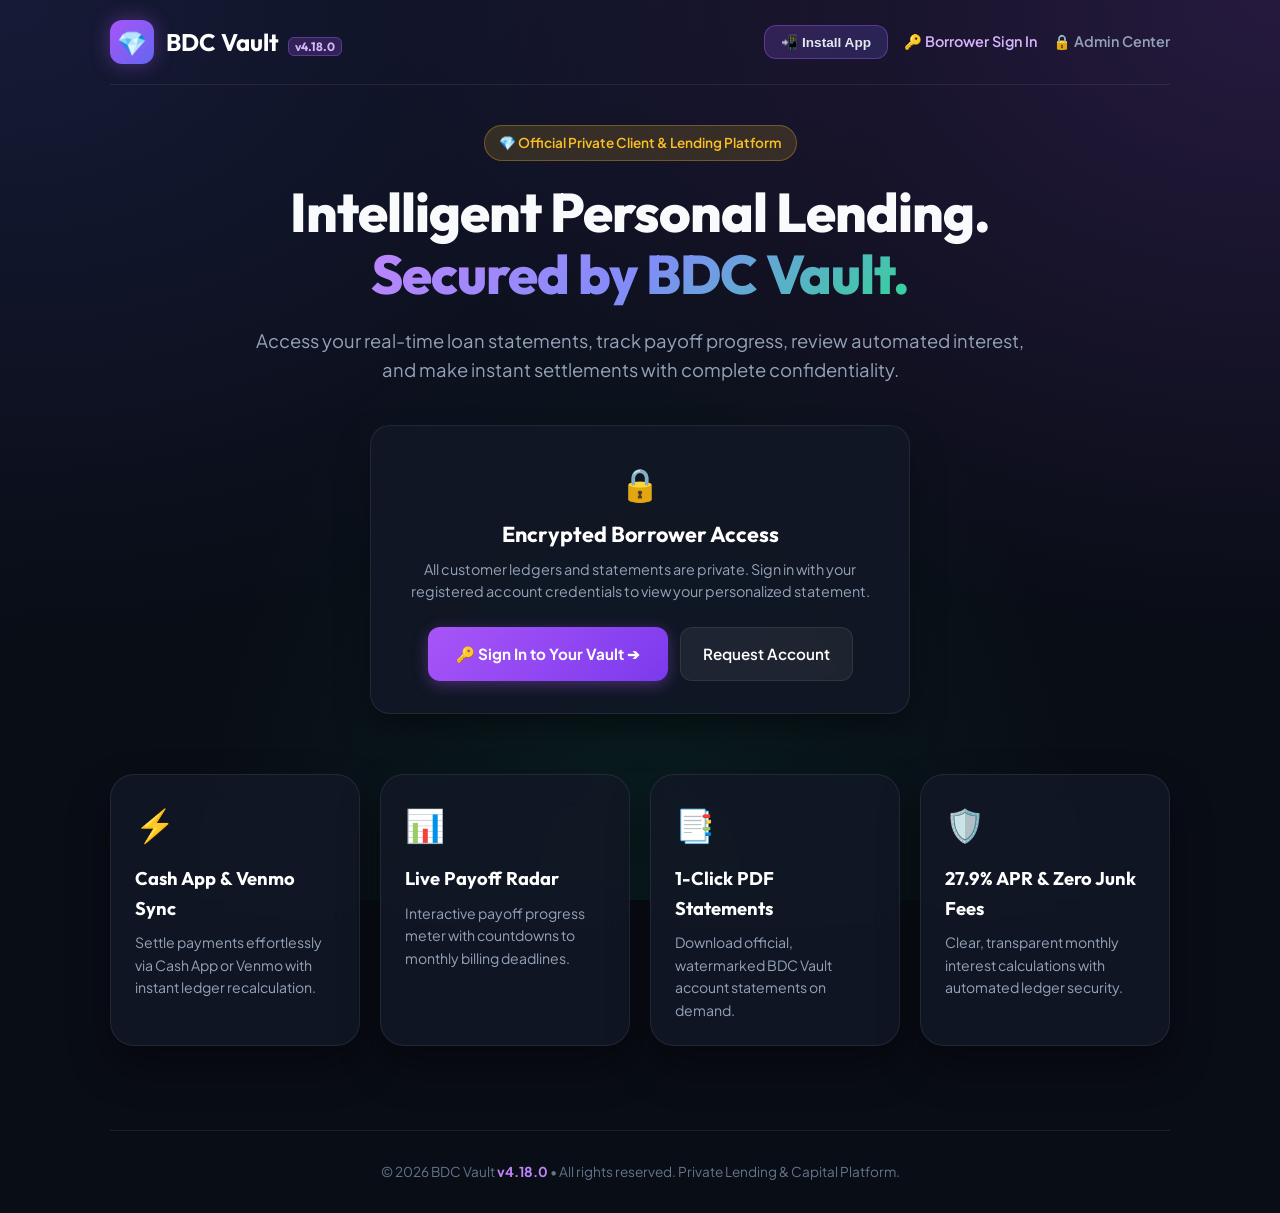
<file: index.html>
<!DOCTYPE html>
<html lang="en">
<head>
  <meta charset="UTF-8">
  <meta name="viewport" content="width=device-width, initial-scale=1.0, maximum-scale=1.0, user-scalable=no">
  <title>BDC Vault | Private Lending & Capital</title>
  
  <!-- PWA & Mobile Web App Meta -->
  <link rel="manifest" href="manifest.json">
  <link rel="icon" type="image/svg+xml" href="icon.svg">
  <link rel="apple-touch-icon" href="icon.svg">
  <meta name="theme-color" content="#090d16">
  <meta name="mobile-web-app-capable" content="yes">
  <meta name="apple-mobile-web-app-capable" content="yes">
  <meta name="apple-mobile-web-app-status-bar-style" content="black-translucent">
  <meta name="apple-mobile-web-app-title" content="BDC Vault">

  <link rel="preconnect" href="https://fonts.googleapis.com">
  <link rel="preconnect" href="https://fonts.gstatic.com" crossorigin>
  <link href="https://fonts.googleapis.com/css2?family=Outfit:wght@300;400;500;600;700;800&family=Plus+Jakarta+Sans:wght@400;500;600;700&display=swap" rel="stylesheet">
  <link rel="stylesheet" href="styles.css">
  <style>
    .btn-pwa-install {
      background: linear-gradient(135deg, rgba(168, 85, 247, 0.2), rgba(99, 102, 241, 0.2));
      border: 1px solid rgba(168, 85, 247, 0.4);
      color: #e2e8f0;
      padding: 8px 16px;
      border-radius: 12px;
      font-weight: 600;
      font-size: 0.85rem;
      cursor: pointer;
      display: inline-flex;
      align-items: center;
      gap: 6px;
      transition: all 0.2s;
    }
    .btn-pwa-install:hover {
      background: linear-gradient(135deg, rgba(168, 85, 247, 0.35), rgba(99, 102, 241, 0.35));
      color: white;
      border-color: rgba(168, 85, 247, 0.7);
    }
    .auth-gate-card {
      background: var(--bg-card);
      backdrop-filter: blur(20px);
      border: 1px solid var(--border-color);
      border-radius: 20px;
      padding: 32px 28px;
      max-width: 540px;
      margin: 0 auto;
      text-align: center;
      box-shadow: 0 20px 40px -10px rgba(0,0,0,0.5);
    }
  </style>
</head>
<body>

  <div class="container">
    
    <!-- NAVBAR -->
    <nav class="navbar">
      <a href="index.html" class="brand">
        <div class="brand-logo">💎</div>
        <div>
          <div class="brand-title">BDC Vault <span class="bdc-version-tag" style="font-size:0.75rem; background:rgba(168,85,247,0.2); color:#d8b4fe; border:1px solid rgba(168,85,247,0.4); padding:1px 6px; border-radius:6px; font-weight:700; margin-left:4px;">v4.7.1</span></div>
        </div>
      </a>
      <div class="nav-links">
        <button class="btn-pwa-install" onclick="window.triggerPWAInstall()">📲 Install App</button>
        <a href="login.html" class="nav-link" style="color:#d8b4fe;">🔑 Borrower Sign In</a>
        <a href="admin.html" class="nav-link">🔒 Admin Center</a>
      </div>
    </nav>

    <!-- HERO -->
    <div style="text-align:center; max-width:800px; margin: 40px auto 60px;">
      <div class="badge badge-due" style="margin-bottom:20px; font-size:0.85rem;">
        💎 Official Private Client & Lending Platform
      </div>
      <h1 style="font-family:var(--font-heading); font-size:3.4rem; font-weight:800; line-height:1.15; margin-bottom:20px; letter-spacing:-1px;">
        Intelligent Personal Lending.<br>
        <span style="background:linear-gradient(135deg, #c084fc, #818cf8, #34d399); -webkit-background-clip:text; -webkit-text-fill-color:transparent;">Secured by BDC Vault.</span>
      </h1>
      <p style="color:var(--text-muted); font-size:1.15rem; margin-bottom:40px;">
        Access your real-time loan statements, track payoff progress, review automated interest, and make instant settlements with complete confidentiality.
      </p>

      <!-- SECURE AUTHENTICATED ACCESS CARD (REPLACED PUBLIC SEARCH) -->
      <div class="auth-gate-card">
        <div style="font-size:32px; margin-bottom:8px;">🔒</div>
        <h3 style="font-family:var(--font-heading); font-size:1.35rem; margin-bottom:8px; color:white;">Encrypted Borrower Access</h3>
        <p style="color:var(--text-muted); font-size:0.9rem; margin-bottom:24px; line-height:1.5;">
          All customer ledgers and statements are private. Sign in with your registered account credentials to view your personalized statement.
        </p>
        <div style="display:flex; gap:12px; justify-content:center; flex-wrap:wrap;">
          <a href="login.html" class="btn-primary" style="padding:14px 28px; text-decoration:none; font-size:0.95rem;">
            🔑 Sign In to Your Vault ➔
          </a>
          <a href="apply.html" style="background:rgba(255,255,255,0.06); border:1px solid var(--border-color); color:white; padding:14px 22px; border-radius:12px; font-weight:600; text-decoration:none; font-size:0.95rem; display:inline-flex; align-items:center;">
            Request Account
          </a>
        </div>
      </div>
    </div>

    <!-- FEATURES -->
    <div style="display:grid; grid-template-columns:repeat(auto-fit, minmax(240px, 1fr)); gap:20px; margin-bottom:60px;">
      <div class="card" style="padding:24px;">
        <div style="font-size:32px; margin-bottom:14px;">⚡</div>
        <h4 style="font-family:var(--font-heading); font-size:1.15rem; margin-bottom:8px; color:white;">Cash App & Venmo Sync</h4>
        <p style="color:var(--text-muted); font-size:0.88rem;">Settle payments effortlessly via Cash App or Venmo with instant ledger recalculation.</p>
      </div>

      <div class="card" style="padding:24px;">
        <div style="font-size:32px; margin-bottom:14px;">📊</div>
        <h4 style="font-family:var(--font-heading); font-size:1.15rem; margin-bottom:8px; color:white;">Live Payoff Radar</h4>
        <p style="color:var(--text-muted); font-size:0.88rem;">Interactive payoff progress meter with countdowns to monthly billing deadlines.</p>
      </div>

      <div class="card" style="padding:24px;">
        <div style="font-size:32px; margin-bottom:14px;">📑</div>
        <h4 style="font-family:var(--font-heading); font-size:1.15rem; margin-bottom:8px; color:white;">1-Click PDF Statements</h4>
        <p style="color:var(--text-muted); font-size:0.88rem;">Download official, watermarked BDC Vault account statements on demand.</p>
      </div>

      <div class="card" style="padding:24px;">
        <div style="font-size:32px; margin-bottom:14px;">🛡️</div>
        <h4 style="font-family:var(--font-heading); font-size:1.15rem; margin-bottom:8px; color:white;">27.9% APR & Zero Junk Fees</h4>
        <p style="color:var(--text-muted); font-size:0.88rem;">Clear, transparent monthly interest calculations with automated ledger security.</p>
      </div>
    </div>

    <!-- FOOTER -->
    <footer>
      &copy; 2026 BDC Vault <span class="bdc-version-tag" style="color:#c084fc; font-weight:700; cursor:pointer;">v4.7.0</span> &bull; All rights reserved. Private Lending & Capital Platform.
    </footer>

  </div>

  <script src="app.js"></script>
  <script src="pwa.js"></script>
</body>
</html>
</file>
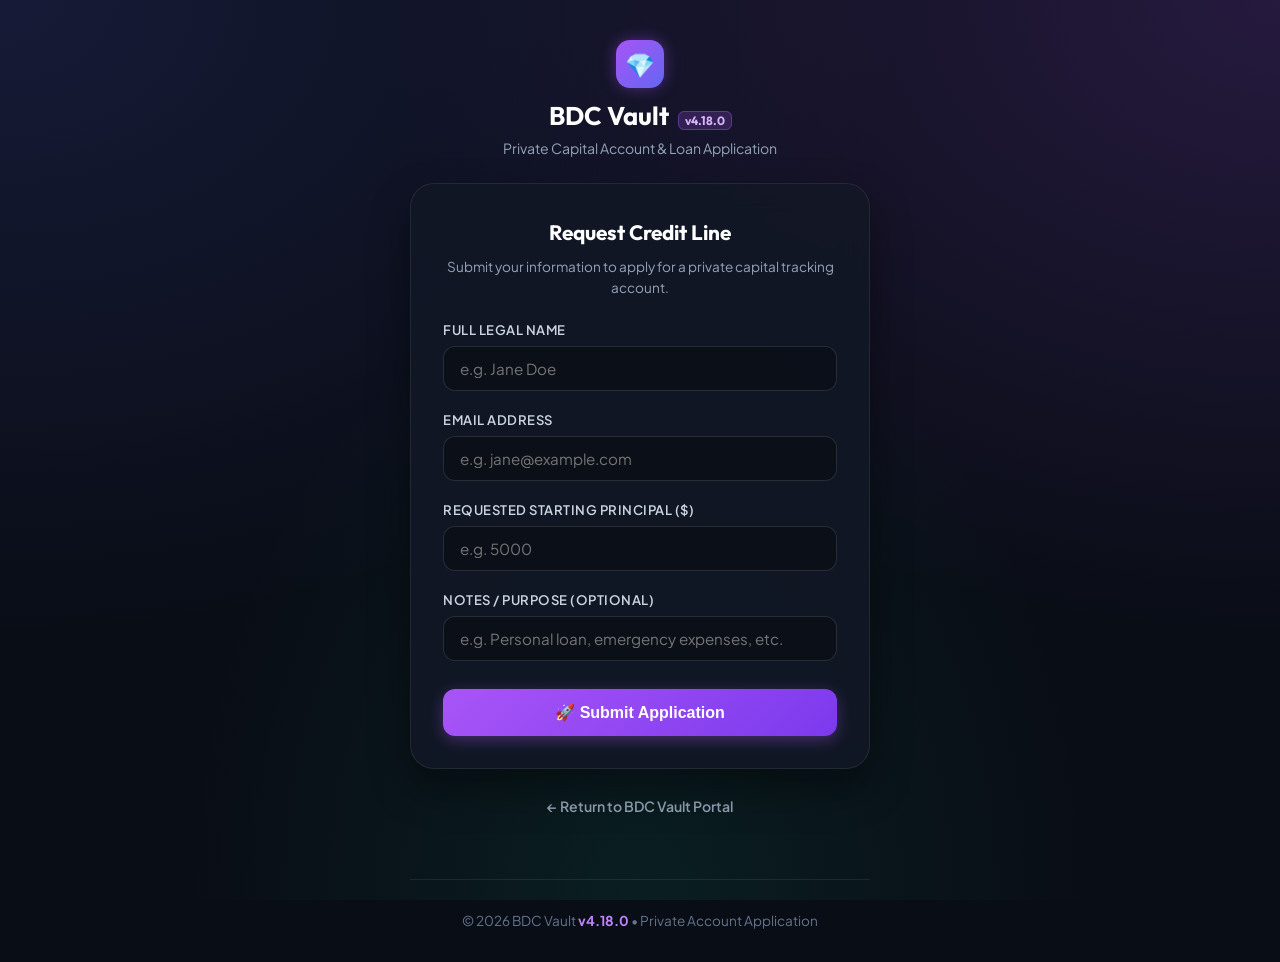
<file: apply.html>
<!DOCTYPE html>
<html lang="en">
<head>
  <meta charset="UTF-8">
  <meta name="viewport" content="width=device-width, initial-scale=1.0, maximum-scale=1.0, user-scalable=no">
  <title>BDC Vault | Account Application & Underwriting</title>
  
  <!-- PWA & Mobile Web App Meta -->
  <link rel="manifest" href="manifest.json">
  <link rel="icon" type="image/svg+xml" href="icon.svg">
  <link rel="apple-touch-icon" href="icon.svg">
  <meta name="theme-color" content="#090d16">
  <meta name="mobile-web-app-capable" content="yes">
  <meta name="apple-mobile-web-app-capable" content="yes">
  <meta name="apple-mobile-web-app-status-bar-style" content="black-translucent">
  <meta name="apple-mobile-web-app-title" content="BDC Vault">

  <link rel="preconnect" href="https://fonts.googleapis.com">
  <link rel="preconnect" href="https://fonts.gstatic.com" crossorigin>
  <link href="https://fonts.googleapis.com/css2?family=Outfit:wght@400;500;600;700;800&family=Plus+Jakarta+Sans:wght@400;500;600;700&display=swap" rel="stylesheet">
  <link rel="stylesheet" href="styles.css">
  <style>
    .receipt-box {
      background: rgba(15, 23, 42, 0.9);
      border: 1px solid rgba(168, 85, 247, 0.4);
      border-radius: 18px;
      padding: 24px 20px;
      margin-top: 10px;
      text-align: left;
    }
    .receipt-row {
      display: flex;
      justify-content: space-between;
      align-items: center;
      padding: 10px 0;
      border-bottom: 1px solid rgba(255, 255, 255, 0.07);
      font-size: 0.9rem;
    }
    .receipt-row:last-child {
      border-bottom: none;
    }
    .receipt-label {
      color: var(--text-muted);
    }
    .receipt-val {
      color: white;
      font-weight: 700;
    }
  </style>
</head>
<body>

  <div class="container" style="max-width:500px; padding-top:40px;">
    
    <div style="text-align:center; margin-bottom:24px;">
      <div style="display:inline-block; background:linear-gradient(135deg, #a855f7, #6366f1); color:white; width:48px; height:48px; line-height:48px; border-radius:14px; font-size:24px; box-shadow:0 0 15px rgba(168,85,247,0.4);">💎</div>
      <h2 style="font-family:var(--font-heading); font-size:1.6rem; color:white; margin-top:8px;">BDC Vault <span class="bdc-version-tag" style="font-size:0.75rem; background:rgba(168,85,247,0.2); color:#d8b4fe; border:1px solid rgba(168,85,247,0.4); padding:1px 6px; border-radius:6px; font-weight:700; margin-left:4px;">v4.11.0</span></h2>
      <p style="color:var(--text-muted); font-size:0.88rem;">Private Capital Account & Loan Application</p>
    </div>

    <!-- APPLICATION FORM CARD -->
    <div class="card" id="applyCard">
      <div id="applyFormContainer">
        <h3 style="font-family:var(--font-heading); font-size:1.3rem; margin-bottom:6px; color:white; text-align:center;">Request Credit Line</h3>
        <p style="color:var(--text-muted); font-size:0.85rem; text-align:center; margin-bottom:20px;">
          Submit your information to apply for a private capital tracking account.
        </p>

        <form onsubmit="handleApply(event)" id="applicationForm">
          <div class="form-group">
            <label>Full Legal Name</label>
            <input type="text" id="applyName" placeholder="e.g. Jane Doe" required autocomplete="name">
          </div>

          <div class="form-group">
            <label>Email Address</label>
            <input type="email" id="applyEmail" placeholder="e.g. jane@example.com" required autocomplete="email">
          </div>

          <div class="form-group">
            <label>Requested Starting Principal ($)</label>
            <input type="number" id="applyPrincipal" placeholder="e.g. 5000" min="0" step="100" required>
          </div>

          <div class="form-group">
            <label>Notes / Purpose (Optional)</label>
            <input type="text" id="applyNotes" placeholder="e.g. Personal loan, emergency expenses, etc.">
          </div>

          <button type="submit" id="applyBtn" class="btn-primary" style="width:100%; margin-top:10px; padding:14px; font-size:1rem;">
            🚀 Submit Application
          </button>
          <div id="applyStatus" style="text-align:center; margin-top:14px; font-weight:600; display:none; padding:12px; border-radius:10px;"></div>
        </form>
      </div>

      <!-- SUCCESS CONFIRMATION RECEIPT (Rendered on submission) -->
      <div id="applyReceiptContainer" style="display:none; text-align:center;">
        <div style="font-size:44px; margin-bottom:12px;">✅</div>
        <h3 style="font-family:var(--font-heading); font-size:1.4rem; color:white; margin-bottom:6px;">Application Submitted!</h3>
        <p style="color:#34d399; font-size:0.9rem; margin-bottom:20px; font-weight:600;">
          Your application has been received and queued for Underwriting Review.
        </p>

        <div class="receipt-box">
          <div class="receipt-row">
            <span class="receipt-label">Application ID:</span>
            <span class="receipt-val" id="receiptAppId" style="color:#c084fc; font-family:monospace; font-size:1rem;">APP-000000</span>
          </div>
          <div class="receipt-row">
            <span class="receipt-label">Applicant:</span>
            <span class="receipt-val" id="receiptName">-</span>
          </div>
          <div class="receipt-row">
            <span class="receipt-label">Email:</span>
            <span class="receipt-val" id="receiptEmail" style="color:#38bdf8;">-</span>
          </div>
          <div class="receipt-row">
            <span class="receipt-label">Requested Principal:</span>
            <span class="receipt-val" id="receiptPrincipal" style="color:#34d399;">$0.00</span>
          </div>
          <div class="receipt-row">
            <span class="receipt-label">Status:</span>
            <span class="receipt-val" style="color:#fbbf24; background:rgba(251,191,36,0.15); padding:3px 8px; border-radius:6px; font-size:0.8rem;">⏳ UNDERWRITING REVIEW</span>
          </div>
        </div>

        <div style="background:rgba(255,255,255,0.03); border:1px solid rgba(255,255,255,0.08); border-radius:12px; padding:16px; margin:20px 0; text-align:left; font-size:0.85rem; color:#94a3b8; line-height:1.5;">
          <strong style="color:white; display:block; margin-bottom:4px;">What happens next?</strong>
          1. Brian will review your application in the Executive Underwriting Inbox.<br>
          2. Once approved, you will receive an encrypted email with your 48-hour password activation link.<br>
          3. You can then log into your private 24/7 statement portal.
        </div>

        <button onclick="resetApplyForm()" class="btn-primary" style="width:100%; background:rgba(255,255,255,0.1); border:1px solid rgba(255,255,255,0.2); color:white;">
          Submit Another Application
        </button>
      </div>
    </div>

    <div style="text-align:center; margin-top:20px;">
      <a href="index.html" class="nav-link" style="color:var(--text-muted); font-size:0.88rem; text-decoration:none;">← Return to BDC Vault Portal</a>
    </div>

    <footer>
      &copy; 2026 BDC Vault <span class="bdc-version-tag" style="color:#c084fc; font-weight:700; cursor:pointer;">v4.11.0</span> &bull; Private Account Application
    </footer>

  </div>

  <script src="app.js"></script>
  <script src="pwa.js"></script>
  <script>
    async function handleApply(e) {
      e.preventDefault();
      const btn = document.getElementById('applyBtn');
      const status = document.getElementById('applyStatus');
      
      const name = document.getElementById('applyName').value.trim();
      const email = document.getElementById('applyEmail').value.trim();
      const principal = document.getElementById('applyPrincipal').value.trim();
      const notes = document.getElementById('applyNotes').value.trim();

      if (!name || !email) {
        status.style.display = 'block';
        status.style.background = 'rgba(239, 68, 68, 0.15)';
        status.style.color = '#f87171';
        status.innerText = '❌ Please provide both your full name and email address.';
        return;
      }

      btn.disabled = true;
      btn.innerHTML = '⏳ Submitting to Underwriting...';
      status.style.display = 'none';

      try {
        const res = await fetchBankApi('apply', {
          name: name,
          email: email,
          principal: principal,
          notes: notes
        });

        if (res && res.success) {
          // Render receipt
          document.getElementById('applyFormContainer').style.display = 'none';
          document.getElementById('applyReceiptContainer').style.display = 'block';
          
          document.getElementById('receiptAppId').innerText = res.applicationId || 'APP-' + Math.floor(100000 + Math.random() * 900000);
          document.getElementById('receiptName').innerText = name;
          document.getElementById('receiptEmail').innerText = email;
          document.getElementById('receiptPrincipal').innerText = formatMoney(principal);
          document.getElementById('applicationForm').reset();
        } else {
          btn.disabled = false;
          btn.innerHTML = '🚀 Submit Application';
          status.style.display = 'block';
          status.style.background = 'rgba(239, 68, 68, 0.15)';
          status.style.color = '#f87171';
          status.innerText = res && res.message ? `❌ ${res.message}` : '❌ Application submission failed. Please check your connection and try again.';
        }
      } catch (err) {
        console.error("Application error:", err);
        btn.disabled = false;
        btn.innerHTML = '🚀 Submit Application';
        status.style.display = 'block';
        status.style.background = 'rgba(239, 68, 68, 0.15)';
        status.style.color = '#f87171';
        status.innerText = '❌ Network connection error. Please try again.';
      }
    }

    function resetApplyForm() {
      document.getElementById('applyReceiptContainer').style.display = 'none';
      document.getElementById('applyFormContainer').style.display = 'block';
      const btn = document.getElementById('applyBtn');
      btn.disabled = false;
      btn.innerHTML = '🚀 Submit Application';
      const status = document.getElementById('applyStatus');
      status.style.display = 'none';
    }
  </script>
</body>
</html>
</file>
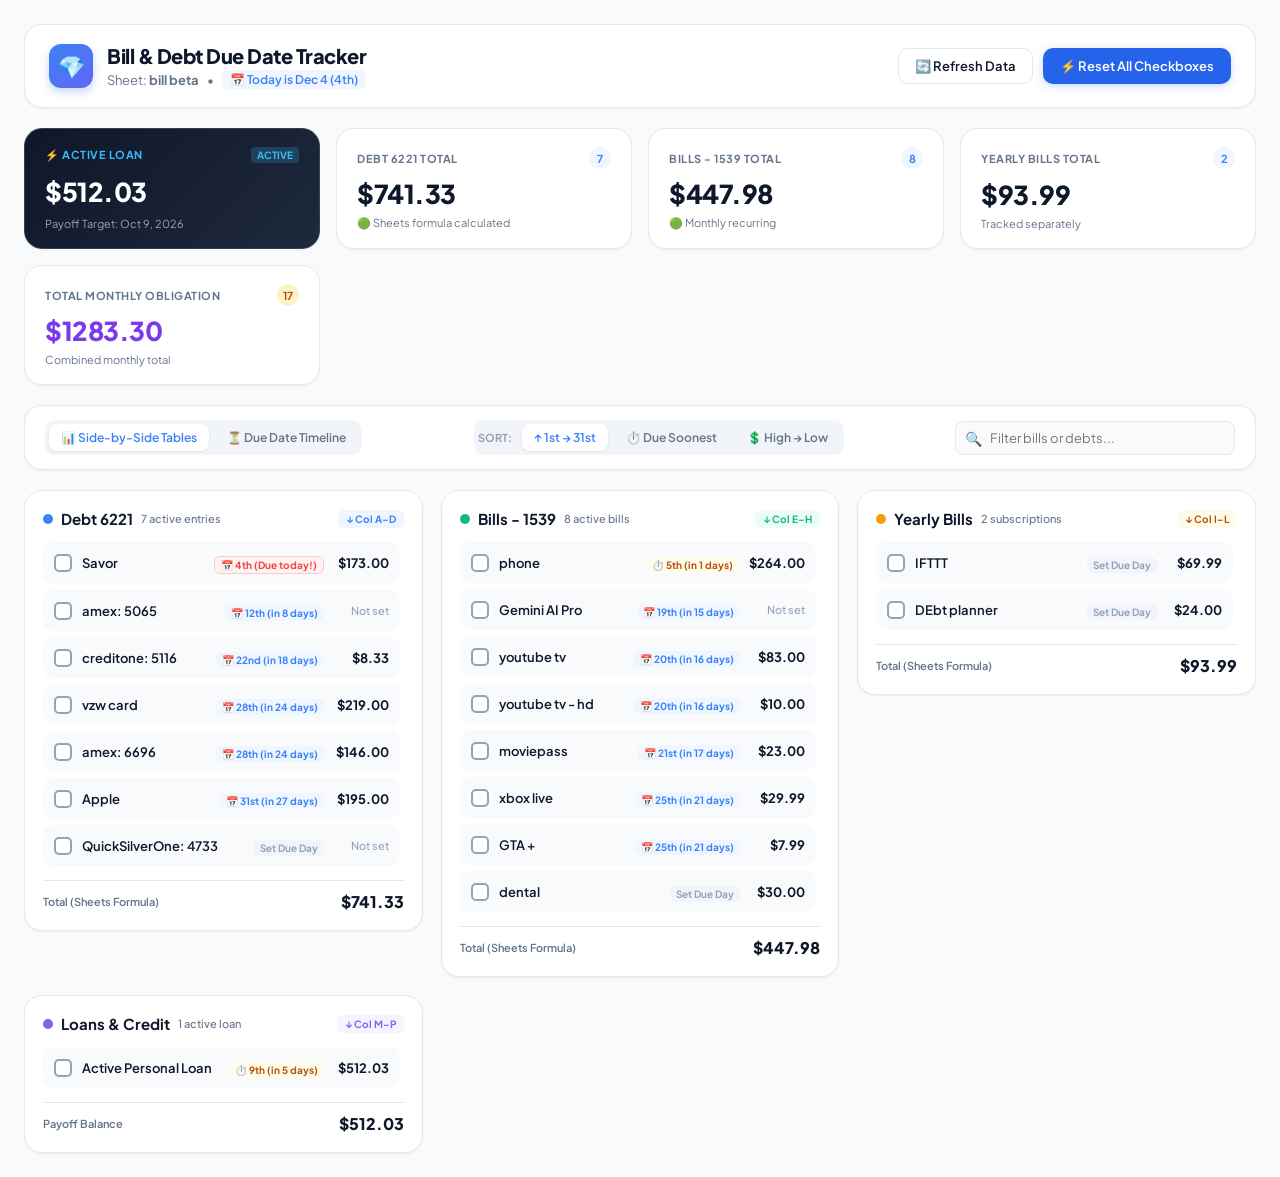
<file: bills.html>
<!DOCTYPE html>
<html lang="en">
<head>
  <meta charset="UTF-8">
  <meta name="viewport" content="width=device-width, initial-scale=1.0">
  <title>Bill & Debt Due Date Tracker Dashboard</title>
  <link rel="preconnect" href="https://fonts.googleapis.com">
  <link rel="preconnect" href="https://fonts.gstatic.com">
  <link href="https://fonts.googleapis.com/css2?family=Plus+Jakarta+Sans:wght@400;500;600;700;800&display=swap" rel="stylesheet">
  <style>
    :root {
      --bg: #f8fafc;
      --surface: #ffffff;
      --surface-border: #e2e8f0;
      --text-main: #0f172a;
      --text-muted: #64748b;
      --text-subtle: #94a3b8;
      
      --blue-primary: #3b82f6;
      --blue-light: #eff6ff;
      --blue-border: #bfdbfe;
      
      --green-primary: #10b981;
      --green-light: #ecfdf5;
      --green-border: #a7f3d0;
      
      --amber-primary: #f59e0b;
      --amber-light: #fffbeb;
      --amber-border: #fde68a;
      
      --purple-primary: #8b5cf6;
      --purple-light: #f5f3ff;
      --purple-border: #ddd6fe;
      
      --coral-urgent: #ef4444;
      --coral-light: #fef2f2;
      --coral-border: #fecaca;
      
      --card-radius: 18px;
      --shadow-sm: 0 1px 3px rgba(0,0,0,0.04), 0 1px 2px rgba(0,0,0,0.02);
      --shadow-md: 0 4px 12px rgba(0,0,0,0.05), 0 2px 4px rgba(0,0,0,0.02);
      --shadow-lg: 0 12px 24px -4px rgba(0,0,0,0.08);
    }

    * {
      box-sizing: border-box;
      margin: 0;
      padding: 0;
      font-family: 'Plus Jakarta Sans', sans-serif;
      -webkit-tap-highlight-color: transparent;
    }

    html, body {
      background-color: var(--bg);
      color: var(--text-main);
      min-height: 100vh;
      width: 100%;
      overflow-x: hidden;
    }

    body {
      padding: 24px;
      display: flex;
      flex-direction: column;
      align-items: center;
    }

    .app-container {
      width: 100%;
      max-width: 1400px;
      display: flex;
      flex-direction: column;
      gap: 20px;
    }

    /* TOP HEADER */
    .header-bar {
      background: var(--surface);
      border: 1px solid var(--surface-border);
      border-radius: var(--card-radius);
      padding: 18px 24px;
      display: flex;
      align-items: center;
      justify-content: space-between;
      flex-wrap: wrap;
      gap: 16px;
      box-shadow: var(--shadow-sm);
    }

    .header-left {
      display: flex;
      align-items: center;
      gap: 14px;
    }

    .header-icon {
      width: 44px;
      height: 44px;
      background: linear-gradient(135deg, #3b82f6, #6366f1);
      color: white;
      border-radius: 12px;
      display: flex;
      align-items: center;
      justify-content: center;
      font-size: 22px;
      box-shadow: 0 4px 10px rgba(59, 130, 246, 0.3);
    }

    .header-titles h1 {
      font-size: 20px;
      font-weight: 800;
      letter-spacing: -0.5px;
      color: var(--text-main);
    }

    .header-meta {
      display: flex;
      align-items: center;
      gap: 8px;
      font-size: 13px;
      color: var(--text-muted);
      margin-top: 2px;
    }

    .header-badge {
      display: inline-flex;
      align-items: center;
      gap: 4px;
      background: var(--blue-light);
      color: var(--blue-primary);
      padding: 2px 8px;
      border-radius: 6px;
      font-weight: 600;
      font-size: 12px;
    }

    .header-actions {
      display: flex;
      align-items: center;
      gap: 10px;
      flex-wrap: wrap;
    }

    .btn {
      display: inline-flex;
      align-items: center;
      gap: 6px;
      padding: 9px 16px;
      border-radius: 10px;
      font-size: 13px;
      font-weight: 600;
      cursor: pointer;
      border: 1px solid transparent;
      transition: all 0.18s ease;
      text-decoration: none;
    }

    .btn-primary {
      background: #2563eb;
      color: #ffffff;
      box-shadow: 0 2px 8px rgba(37, 99, 235, 0.25);
    }
    .btn-primary:hover {
      background: #1d4ed8;
      transform: translateY(-1px);
    }

    .btn-secondary {
      background: var(--surface);
      border-color: var(--surface-border);
      color: var(--text-main);
    }
    .btn-secondary:hover {
      background: #f1f5f9;
    }

    /* KPI METRICS GRID */
    .kpi-grid {
      display: grid;
      grid-template-columns: repeat(auto-fit, minmax(240px, 1fr));
      gap: 16px;
    }

    .kpi-card {
      background: var(--surface);
      border: 1px solid var(--surface-border);
      border-radius: var(--card-radius);
      padding: 18px 20px;
      display: flex;
      flex-direction: column;
      justify-content: space-between;
      box-shadow: var(--shadow-sm);
    }

    .kpi-card.loan-card {
      background: linear-gradient(135deg, #0f172a, #1e293b);
      color: #ffffff;
      border-color: #334155;
    }

    .kpi-top {
      display: flex;
      justify-content: space-between;
      align-items: center;
      margin-bottom: 8px;
    }

    .kpi-label {
      font-size: 11px;
      font-weight: 700;
      text-transform: uppercase;
      letter-spacing: 0.5px;
      color: var(--text-muted);
    }

    .loan-card .kpi-label {
      color: #38bdf8;
    }

    .kpi-badge-count {
      width: 22px;
      height: 22px;
      border-radius: 50%;
      background: var(--blue-light);
      color: var(--blue-primary);
      font-size: 11px;
      font-weight: 700;
      display: flex;
      align-items: center;
      justify-content: center;
    }

    .kpi-value {
      font-size: 26px;
      font-weight: 800;
      letter-spacing: -0.5px;
    }

    .kpi-footer {
      font-size: 11px;
      color: var(--text-muted);
      margin-top: 6px;
      display: flex;
      align-items: center;
      gap: 4px;
    }

    .loan-card .kpi-footer {
      color: #94a3b8;
    }

    /* CONTROLS & FILTER BAR */
    .controls-bar {
      background: var(--surface);
      border: 1px solid var(--surface-border);
      border-radius: var(--card-radius);
      padding: 14px 20px;
      display: flex;
      align-items: center;
      justify-content: space-between;
      flex-wrap: wrap;
      gap: 14px;
      box-shadow: var(--shadow-sm);
    }

    .view-toggles, .sort-toggles {
      display: flex;
      align-items: center;
      gap: 6px;
      background: #f1f5f9;
      padding: 4px;
      border-radius: 10px;
    }

    .toggle-btn {
      padding: 6px 12px;
      border-radius: 8px;
      font-size: 12px;
      font-weight: 600;
      color: var(--text-muted);
      border: none;
      background: transparent;
      cursor: pointer;
      transition: all 0.15s ease;
      display: flex;
      align-items: center;
      gap: 5px;
    }

    .toggle-btn.active {
      background: var(--surface);
      color: var(--blue-primary);
      box-shadow: 0 1px 3px rgba(0,0,0,0.08);
    }

    .search-input-wrap {
      position: relative;
      flex: 1;
      max-width: 280px;
    }

    .search-input {
      width: 100%;
      padding: 8px 12px 8px 34px;
      border: 1px solid var(--surface-border);
      border-radius: 8px;
      font-size: 13px;
      outline: none;
      background: #f8fafc;
      transition: all 0.2s;
    }

    .search-input:focus {
      background: #ffffff;
      border-color: var(--blue-primary);
      box-shadow: 0 0 0 3px rgba(59, 130, 246, 0.12);
    }

    .search-icon {
      position: absolute;
      left: 10px;
      top: 50%;
      transform: translateY(-50%);
      color: var(--text-subtle);
      font-size: 14px;
    }

    /* 4 MAIN CATEGORY CARDS SIDE-BY-SIDE */
    .tables-container {
      display: grid;
      grid-template-columns: repeat(auto-fit, minmax(310px, 1fr));
      gap: 18px;
      align-items: start;
    }

    .table-card {
      background: var(--surface);
      border: 1px solid var(--surface-border);
      border-radius: var(--card-radius);
      padding: 18px;
      box-shadow: var(--shadow-sm);
      display: flex;
      flex-direction: column;
      gap: 14px;
    }

    .card-header-row {
      display: flex;
      justify-content: space-between;
      align-items: center;
    }

    .card-title-group {
      display: flex;
      align-items: center;
      gap: 8px;
    }

    .card-dot {
      width: 10px;
      height: 10px;
      border-radius: 50%;
    }
    .dot-debt { background: var(--blue-primary); }
    .dot-bills { background: var(--green-primary); }
    .dot-yearly { background: var(--amber-primary); }
    .dot-loans { background: var(--purple-primary); }

    .card-title {
      font-size: 15px;
      font-weight: 700;
    }

    .card-active-count {
      font-size: 11px;
      color: var(--text-muted);
      font-weight: 500;
    }

    .card-header-badge {
      font-size: 10px;
      font-weight: 700;
      padding: 3px 8px;
      border-radius: 6px;
      background: var(--blue-light);
      color: var(--blue-primary);
    }

    /* ITEM ROW LIST */
    .items-list {
      display: flex;
      flex-direction: column;
      gap: 6px;
      max-height: 480px;
      overflow-y: auto;
      padding-right: 4px;
    }

    .items-list::-webkit-scrollbar {
      width: 4px;
    }
    .items-list::-webkit-scrollbar-thumb {
      background: #cbd5e1;
      border-radius: 4px;
    }

    .item-row {
      display: grid;
      grid-template-columns: auto 1fr auto auto;
      align-items: center;
      gap: 10px;
      padding: 9px 10px;
      border-radius: 10px;
      background: #f8fafc;
      border: 1px solid transparent;
      transition: all 0.15s ease;
    }

    .item-row:hover {
      background: #f1f5f9;
      border-color: #e2e8f0;
    }

    .item-row.is-paid {
      background: #f0fdf4;
      border-color: #bbf7d0;
      opacity: 0.75;
    }

    .item-row.is-paid .item-name {
      text-decoration: line-through;
      color: #64748b;
    }

    /* CUSTOM CHECKBOX */
    .checkbox-wrap {
      display: flex;
      align-items: center;
      justify-content: center;
    }

    .custom-check {
      appearance: none;
      width: 18px;
      height: 18px;
      border: 2px solid #94a3b8;
      border-radius: 5px;
      background: #ffffff;
      cursor: pointer;
      position: relative;
      transition: all 0.15s;
    }

    .custom-check:checked {
      background: #10b981;
      border-color: #10b981;
    }

    .custom-check:checked::after {
      content: '✓';
      position: absolute;
      top: 50%;
      left: 50%;
      transform: translate(-50%, -50%);
      color: white;
      font-size: 11px;
      font-weight: 800;
    }

    .item-name-block {
      display: flex;
      flex-direction: column;
      overflow: hidden;
    }

    .item-name {
      font-size: 13px;
      font-weight: 600;
      color: var(--text-main);
      white-space: nowrap;
      overflow: hidden;
      text-overflow: ellipsis;
    }

    .due-badge {
      display: inline-flex;
      align-items: center;
      gap: 3px;
      padding: 2px 6px;
      border-radius: 6px;
      font-size: 10px;
      font-weight: 700;
      background: var(--blue-light);
      color: var(--blue-primary);
      white-space: nowrap;
    }

    .due-badge.urgent {
      background: var(--coral-light);
      color: var(--coral-urgent);
      border: 1px solid var(--coral-border);
    }

    .due-badge.soon {
      background: var(--amber-light);
      color: #b45309;
    }

    .due-badge.unset {
      background: #f1f5f9;
      color: #94a3b8;
    }

    .item-amount {
      font-size: 13px;
      font-weight: 700;
      color: var(--text-main);
      text-align: right;
      min-width: 55px;
    }

    .item-amount.unset {
      color: var(--text-subtle);
      font-size: 11px;
      font-weight: 500;
    }

    /* CARD FOOTER */
    .card-footer {
      border-top: 1px solid var(--surface-border);
      padding-top: 10px;
      display: flex;
      justify-content: space-between;
      align-items: center;
    }

    .footer-label {
      font-size: 11px;
      font-weight: 600;
      color: var(--text-muted);
    }

    .footer-total {
      font-size: 16px;
      font-weight: 800;
      color: var(--text-main);
    }

    /* TIMELINE VIEW (CALENDAR STYLE) */
    .timeline-container {
      display: none;
      flex-direction: column;
      gap: 12px;
      background: var(--surface);
      border: 1px solid var(--surface-border);
      border-radius: var(--card-radius);
      padding: 20px;
      box-shadow: var(--shadow-sm);
    }

    /* TOAST ALERT */
    #toast {
      position: fixed;
      bottom: 24px;
      right: 24px;
      background: #0f172a;
      color: white;
      padding: 12px 20px;
      border-radius: 10px;
      font-size: 13px;
      font-weight: 600;
      box-shadow: var(--shadow-lg);
      transform: translateY(100px);
      opacity: 0;
      transition: all 0.25s ease;
      z-index: 1000;
    }

    #toast.show {
      transform: translateY(0);
      opacity: 1;
    }

    /* RESPONSIVE AUDIT */
    @media (max-width: 768px) {
      body { padding: 10px; }
      .app-container { width: 100%; max-width: 100%; }
      .header-bar { padding: 14px; }
      .header-titles h1 { font-size: 17px; }
      .kpi-grid { grid-template-columns: 1fr; gap: 10px; }
      .kpi-card { padding: 14px 16px; }
      .kpi-value { font-size: 22px; }
      .tables-container { grid-template-columns: 1fr; gap: 14px; }
      .table-card { padding: 14px 12px; }
      .controls-bar { flex-direction: column; align-items: stretch; padding: 12px; }
      .view-toggles, .sort-toggles { flex-wrap: wrap; justify-content: flex-start; }
      .toggle-btn { padding: 5px 8px; font-size: 11px; }
      .search-input-wrap { max-width: 100%; }
      .item-row { gap: 6px; padding: 8px 8px; font-size: 12px; }
      .item-name { font-size: 12px; word-break: break-word; }
      .due-badge { font-size: 9px; padding: 2px 4px; }
      .item-amount { font-size: 12px; min-width: 45px; }
    }
  </style>
</head>
<body>

  <div class="app-container">

    <!-- HEADER BAR -->
    <header class="header-bar">
      <div class="header-left">
        <div class="header-icon">💎</div>
        <div class="header-titles">
          <h1>Bill & Debt Due Date Tracker</h1>
          <div class="header-meta">
            <span>Sheet: <strong>bill beta</strong></span>
            <span>&bull;</span>
            <span id="todayBadge" class="header-badge">📅 Loading date...</span>
          </div>
        </div>
      </div>
      <div class="header-actions">
        <button class="btn btn-secondary" onclick="fetchSheetData()">🔄 Refresh Data</button>
        <button class="btn btn-primary" onclick="resetCheckboxesPrompt()">⚡ Reset All Checkboxes</button>
      </div>
    </header>

    <!-- KPI CARDS -->
    <section class="kpi-grid">
      <div class="kpi-card loan-card">
        <div class="kpi-top">
          <span class="kpi-label">⚡ Active Loan</span>
          <span style="font-size: 10px; background: rgba(56,189,248,0.2); color: #38bdf8; padding: 2px 6px; border-radius: 4px; font-weight: 700;">ACTIVE</span>
        </div>
        <div class="kpi-value" id="kpiLoanTotal">$512.03</div>
        <div class="kpi-footer">Payoff Target: Oct 9, 2026</div>
      </div>

      <div class="kpi-card">
        <div class="kpi-top">
          <span class="kpi-label">Debt 6221 Total</span>
          <span class="kpi-badge-count" id="kpiDebtCount">7</span>
        </div>
        <div class="kpi-value" id="kpiDebtTotal">$741.33</div>
        <div class="kpi-footer">🟢 Sheets formula calculated</div>
      </div>

      <div class="kpi-card">
        <div class="kpi-top">
          <span class="kpi-label">Bills - 1539 Total</span>
          <span class="kpi-badge-count" id="kpiBillsCount">8</span>
        </div>
        <div class="kpi-value" id="kpiBillsTotal">$447.98</div>
        <div class="kpi-footer">🟢 Monthly recurring</div>
      </div>

      <div class="kpi-card">
        <div class="kpi-top">
          <span class="kpi-label">Yearly Bills Total</span>
          <span class="kpi-badge-count" id="kpiYearlyCount">2</span>
        </div>
        <div class="kpi-value" id="kpiYearlyTotal">$93.99</div>
        <div class="kpi-footer">Tracked separately</div>
      </div>

      <div class="kpi-card">
        <div class="kpi-top">
          <span class="kpi-label">Total Monthly Obligation</span>
          <span class="kpi-badge-count" style="background:#fef3c7; color:#b45309;" id="kpiTotalCount">17</span>
        </div>
        <div class="kpi-value" style="color: #7c3aed;" id="kpiGrandTotal">$1,283.30</div>
        <div class="kpi-footer">Combined monthly total</div>
      </div>
    </section>

    <!-- CONTROLS & FILTER BAR -->
    <section class="controls-bar">
      <div class="view-toggles">
        <button class="toggle-btn active" id="btnSideBySide" onclick="switchView('side')">📊 Side-by-Side Tables</button>
        <button class="toggle-btn" id="btnTimeline" onclick="switchView('timeline')">⏳ Due Date Timeline</button>
      </div>

      <div class="sort-toggles">
        <span style="font-size: 11px; font-weight: 700; color: #94a3b8; margin-right: 4px;">SORT:</span>
        <button class="toggle-btn active" id="sort1to31" onclick="setSort('1to31')">↑ 1st → 31st</button>
        <button class="toggle-btn" id="sortSoonest" onclick="setSort('soonest')">⏱️ Due Soonest</button>
        <button class="toggle-btn" id="sortAmount" onclick="setSort('amount')">💲 High → Low</button>
      </div>

      <div class="search-input-wrap">
        <span class="search-icon">🔍</span>
        <input type="text" id="searchInput" class="search-input" placeholder="Filter bills or debts..." oninput="handleSearch(this.value)">
      </div>
    </section>

    <!-- SIDE-BY-SIDE TABLES VIEW -->
    <main class="tables-container" id="sideBySideView">
      
      <!-- CARD 1: DEBT 6221 (Cols A-D) -->
      <div class="table-card">
        <div class="card-header-row">
          <div class="card-title-group">
            <div class="card-dot dot-debt"></div>
            <h2 class="card-title">Debt 6221</h2>
            <span class="card-active-count" id="debtHeaderCount">7 active entries</span>
          </div>
          <span class="card-header-badge">↓ Col A–D</span>
        </div>
        <div class="items-list" id="debtList"></div>
        <div class="card-footer">
          <span class="footer-label">Total (Sheets Formula)</span>
          <span class="footer-total" id="debtFooterTotal">$741.33</span>
        </div>
      </div>

      <!-- CARD 2: BILLS - 1539 (Cols E-H) -->
      <div class="table-card">
        <div class="card-header-row">
          <div class="card-title-group">
            <div class="card-dot dot-bills"></div>
            <h2 class="card-title">Bills - 1539</h2>
            <span class="card-active-count" id="billsHeaderCount">8 active bills</span>
          </div>
          <span class="card-header-badge" style="background: var(--green-light); color: var(--green-primary);">↓ Col E–H</span>
        </div>
        <div class="items-list" id="billsList"></div>
        <div class="card-footer">
          <span class="footer-label">Total (Sheets Formula)</span>
          <span class="footer-total" id="billsFooterTotal">$447.98</span>
        </div>
      </div>

      <!-- CARD 3: YEARLY BILLS (Cols I-L) -->
      <div class="table-card">
        <div class="card-header-row">
          <div class="card-title-group">
            <div class="card-dot dot-yearly"></div>
            <h2 class="card-title">Yearly Bills</h2>
            <span class="card-active-count" id="yearlyHeaderCount">2 subscriptions</span>
          </div>
          <span class="card-header-badge" style="background: var(--amber-light); color: #b45309;">↓ Col I–L</span>
        </div>
        <div class="items-list" id="yearlyList"></div>
        <div class="card-footer">
          <span class="footer-label">Total (Sheets Formula)</span>
          <span class="footer-total" id="yearlyFooterTotal">$93.99</span>
        </div>
      </div>

      <!-- CARD 4: LOANS & CREDIT (Cols M-P) -->
      <div class="table-card">
        <div class="card-header-row">
          <div class="card-title-group">
            <div class="card-dot dot-loans"></div>
            <h2 class="card-title">Loans & Credit</h2>
            <span class="card-active-count" id="loansHeaderCount">Active Tracking</span>
          </div>
          <span class="card-header-badge" style="background: var(--purple-light); color: var(--purple-primary);">↓ Col M–P</span>
        </div>
        <div class="items-list" id="loansList"></div>
        <div class="card-footer">
          <span class="footer-label">Payoff Balance</span>
          <span class="footer-total" id="loansFooterTotal">$512.03</span>
        </div>
      </div>

    </main>

    <!-- TIMELINE VIEW -->
    <main class="timeline-container" id="timelineView">
      <h2 style="font-size: 15px; font-weight: 700; margin-bottom: 12px;">Chronological Due Date Schedule</h2>
      <div id="timelineItemsList"></div>
    </main>

  </div>

  <div id="toast">✅ Update Saved</div>

  <script>
    const API_ENDPOINT = 'https://script.google.com/macros/s/AKfycbyLznkIyz_a3SB4L_LF4FtdEQOZBJbUHAErnY8VPTr8tFzr3rX6F7YgyzcxV95PNDfi/exec';

    // State
    let trackerState = {
      debts: [],
      bills: [],
      yearly: [],
      loans: []
    };

    let currentSort = '1to31';
    let searchQuery = '';

    // Initialize
    window.addEventListener('DOMContentLoaded', () => {
      updateTodayBadge();
      loadFallbackData();
      renderDashboard();
      fetchSheetData();
    });

    function updateTodayBadge() {
      const d = new Date();
      const month = d.toLocaleString('en-US', { month: 'short' });
      const day = d.getDate();
      const suffix = getDaySuffix(day);
      document.getElementById('todayBadge').innerText = `📅 Today is ${month} ${day} (${day}${suffix})`;
    }

    function getDaySuffix(d) {
      if (d > 3 && d < 21) return 'th';
      switch (d % 10) {
        case 1:  return "st";
        case 2:  return "nd";
        case 3:  return "rd";
        default: return "th";
      }
    }

    async function fetchSheetData() {
      try {
        const res = await fetch(`${API_ENDPOINT}?api=data`, { redirect: 'follow' });
        const json = await res.json();
        
        if (json.success && json.sheetsData && json.sheetsData['bill beta']) {
          parseRawSheetData(json.sheetsData['bill beta'].data);
          renderDashboard();
          showToast("✅ Live Google Sheets Sync Complete!");
        }
      } catch(err) {
        console.warn("Using offline/cached state:", err);
      }
    }

    function parseRawSheetData(rows) {
      if (!rows || rows.length < 3) return;

      trackerState.debts = [];
      trackerState.bills = [];
      trackerState.yearly = [];
      trackerState.loans = [];

      for (let r = 2; r < rows.length - 1; r++) {
        const row = rows[r];

        // Debts (Cols 0-3 / A-D)
        if (row[0] && String(row[0]).trim()) {
          trackerState.debts.push({
            rowIdx: r + 1,
            colIdx: 4, // Col D
            name: String(row[0]).trim(),
            due: String(row[1]).trim(),
            amount: parseFloat(row[2]) || null,
            paid: row[3] === true || String(row[3]).toUpperCase() === 'TRUE',
            section: 'debt'
          });
        }

        // Bills (Cols 4-7 / E-H)
        if (row[4] && String(row[4]).trim()) {
          trackerState.bills.push({
            rowIdx: r + 1,
            colIdx: 8, // Col H
            name: String(row[4]).trim(),
            due: String(row[5]).trim(),
            amount: parseFloat(row[6]) || null,
            paid: row[7] === true || String(row[7]).toUpperCase() === 'TRUE',
            section: 'bills'
          });
        }

        // Yearly (Cols 8-11 / I-L)
        if (row[8] && String(row[8]).trim()) {
          trackerState.yearly.push({
            rowIdx: r + 1,
            colIdx: 12, // Col L
            name: String(row[8]).trim(),
            due: String(row[9]).trim(),
            amount: parseFloat(row[10]) || null,
            paid: row[11] === true || String(row[11]).toUpperCase() === 'TRUE',
            section: 'yearly'
          });
        }

        // Loans (Cols 12-15 / M-P)
        if (row[12] && String(row[12]).trim()) {
          trackerState.loans.push({
            rowIdx: r + 1,
            colIdx: 16, // Col P
            name: String(row[12]).trim(),
            due: String(row[13]).trim(),
            amount: parseFloat(row[14]) || null,
            paid: row[15] === true || String(row[15]).toUpperCase() === 'TRUE',
            section: 'loans'
          });
        }
      }

      if (trackerState.loans.length === 0) {
        trackerState.loans = [
          { rowIdx: 3, colIdx: 16, name: 'Active Personal Loan', due: '9th', amount: 512.03, paid: false, section: 'loans' }
        ];
      }
    }

    function loadFallbackData() {
      trackerState.debts = [
        { rowIdx: 3, colIdx: 4, name: 'Savor', due: '4th', amount: 173.00, paid: false, section: 'debt' },
        { rowIdx: 4, colIdx: 4, name: 'amex: 5065', due: '12th', amount: null, paid: false, section: 'debt' },
        { rowIdx: 5, colIdx: 4, name: 'creditone: 5116', due: '22nd', amount: 8.33, paid: false, section: 'debt' },
        { rowIdx: 6, colIdx: 4, name: 'vzw card', due: '28th', amount: 219.00, paid: false, section: 'debt' },
        { rowIdx: 7, colIdx: 4, name: 'amex: 6696', due: '28th', amount: 146.00, paid: false, section: 'debt' },
        { rowIdx: 8, colIdx: 4, name: 'Apple', due: '31st', amount: 195.00, paid: false, section: 'debt' },
        { rowIdx: 9, colIdx: 4, name: 'QuickSilverOne: 4733', due: '', amount: null, paid: false, section: 'debt' }
      ];

      trackerState.bills = [
        { rowIdx: 3, colIdx: 8, name: 'phone', due: '5th', amount: 264.00, paid: false, section: 'bills' },
        { rowIdx: 4, colIdx: 8, name: 'Gemini AI Pro', due: '19th', amount: null, paid: false, section: 'bills' },
        { rowIdx: 5, colIdx: 8, name: 'youtube tv', due: '20th', amount: 83.00, paid: false, section: 'bills' },
        { rowIdx: 6, colIdx: 8, name: 'youtube tv - hd', due: '20th', amount: 10.00, paid: false, section: 'bills' },
        { rowIdx: 7, colIdx: 8, name: 'moviepass', due: '21st', amount: 23.00, paid: false, section: 'bills' },
        { rowIdx: 8, colIdx: 8, name: 'xbox live', due: '25th', amount: 29.99, paid: false, section: 'bills' },
        { rowIdx: 9, colIdx: 8, name: 'GTA +', due: '25th', amount: 7.99, paid: false, section: 'bills' },
        { rowIdx: 10, colIdx: 8, name: 'dental', due: '', amount: 30.00, paid: false, section: 'bills' }
      ];

      trackerState.yearly = [
        { rowIdx: 3, colIdx: 12, name: 'IFTTT', due: '', amount: 69.99, paid: false, section: 'yearly' },
        { rowIdx: 4, colIdx: 12, name: 'DEbt planner', due: '', amount: 24.00, paid: false, section: 'yearly' }
      ];

      trackerState.loans = [
        { rowIdx: 3, colIdx: 16, name: 'Active Personal Loan', due: '9th', amount: 512.03, paid: false, section: 'loans' }
      ];
    }

    function renderDashboard() {
      renderSection('debtList', trackerState.debts);
      renderSection('billsList', trackerState.bills);
      renderSection('yearlyList', trackerState.yearly);
      renderSection('loansList', trackerState.loans);
      renderTotals();
      renderTimeline();
    }

    function renderSection(containerId, items) {
      const container = document.getElementById(containerId);
      container.innerHTML = '';

      let filtered = items.filter(item => {
        if (!searchQuery) return true;
        return item.name.toLowerCase().includes(searchQuery.toLowerCase());
      });

      filtered = sortItems(filtered);

      filtered.forEach(item => {
        const row = document.createElement('div');
        row.className = `item-row ${item.paid ? 'is-paid' : ''}`;

        const dueInfo = parseDueBadge(item.due);

        row.innerHTML = `
          <div class="checkbox-wrap">
            <input type="checkbox" class="custom-check" ${item.paid ? 'checked' : ''} onchange="togglePaid(${item.rowIdx}, ${item.colIdx}, this.checked, '${item.section}')">
          </div>
          <div class="item-name-block">
            <span class="item-name" title="${escapeHtml(item.name)}">${escapeHtml(item.name)}</span>
          </div>
          <div>
            <span class="due-badge ${dueInfo.badgeClass}">${dueInfo.text}</span>
          </div>
          <div class="item-amount ${item.amount ? '' : 'unset'}">
            ${item.amount ? '$' + item.amount.toFixed(2) : 'Not set'}
          </div>
        `;
        container.appendChild(row);
      });
    }

    function parseDueBadge(dueStr) {
      if (!dueStr) {
        return { text: 'Set Due Day', badgeClass: 'unset' };
      }

      const match = dueStr.match(/\d+/);
      if (!match) return { text: dueStr, badgeClass: 'unset' };

      const dueDay = parseInt(match[0], 10);
      const today = new Date().getDate();

      if (dueDay === today) {
        return { text: `📅 ${dueDay}${getDaySuffix(dueDay)} (Due today!)`, badgeClass: 'urgent' };
      } else if (dueDay > today && dueDay - today <= 7) {
        return { text: `⏱️ ${dueDay}${getDaySuffix(dueDay)} (in ${dueDay - today} days)`, badgeClass: 'soon' };
      } else if (dueDay > today) {
        return { text: `📅 ${dueDay}${getDaySuffix(dueDay)} (in ${dueDay - today} days)`, badgeClass: '' };
      } else {
        const daysAway = (30 - today) + dueDay;
        return { text: `📅 ${dueDay}${getDaySuffix(dueDay)} (in ${daysAway} days)`, badgeClass: '' };
      }
    }

    function sortItems(items) {
      const copy = [...items];
      if (currentSort === '1to31') {
        copy.sort((a, b) => {
          const dayA = parseInt((a.due || '').match(/\d+/) || 99, 10);
          const dayB = parseInt((b.due || '').match(/\d+/) || 99, 10);
          return dayA - dayB;
        });
      } else if (currentSort === 'soonest') {
        const today = new Date().getDate();
        copy.sort((a, b) => {
          const dayA = parseInt((a.due || '').match(/\d+/) || 99, 10);
          const dayB = parseInt((b.due || '').match(/\d+/) || 99, 10);
          const diffA = dayA >= today ? dayA - today : dayA + 30 - today;
          const diffB = dayB >= today ? dayB - today : dayB + 30 - today;
          return diffA - diffB;
        });
      } else if (currentSort === 'amount') {
        copy.sort((a, b) => (b.amount || 0) - (a.amount || 0));
      }
      return copy;
    }

    function renderTotals() {
      const debtSum = trackerState.debts.reduce((sum, item) => sum + (item.amount || 0), 0);
      const billsSum = trackerState.bills.reduce((sum, item) => sum + (item.amount || 0), 0);
      const yearlySum = trackerState.yearly.reduce((sum, item) => sum + (item.amount || 0), 0);
      const loansSum = trackerState.loans.reduce((sum, item) => sum + (item.amount || 0), 0);
      const grandTotal = debtSum + billsSum + yearlySum;

      document.getElementById('kpiDebtTotal').innerText = '$' + debtSum.toFixed(2);
      document.getElementById('debtFooterTotal').innerText = '$' + debtSum.toFixed(2);
      document.getElementById('kpiDebtCount').innerText = trackerState.debts.length;
      document.getElementById('debtHeaderCount').innerText = `${trackerState.debts.length} active entries`;

      document.getElementById('kpiBillsTotal').innerText = '$' + billsSum.toFixed(2);
      document.getElementById('billsFooterTotal').innerText = '$' + billsSum.toFixed(2);
      document.getElementById('kpiBillsCount').innerText = trackerState.bills.length;
      document.getElementById('billsHeaderCount').innerText = `${trackerState.bills.length} active bills`;

      document.getElementById('kpiYearlyTotal').innerText = '$' + yearlySum.toFixed(2);
      document.getElementById('yearlyFooterTotal').innerText = '$' + yearlySum.toFixed(2);
      document.getElementById('kpiYearlyCount').innerText = trackerState.yearly.length;
      document.getElementById('yearlyHeaderCount').innerText = `${trackerState.yearly.length} subscriptions`;

      document.getElementById('kpiLoanTotal').innerText = '$' + loansSum.toFixed(2);
      document.getElementById('loansFooterTotal').innerText = '$' + loansSum.toFixed(2);
      document.getElementById('loansHeaderCount').innerText = `${trackerState.loans.length} active loan`;

      document.getElementById('kpiGrandTotal').innerText = '$' + grandTotal.toFixed(2);
      document.getElementById('kpiTotalCount').innerText = trackerState.debts.length + trackerState.bills.length + trackerState.yearly.length;
    }

    function renderTimeline() {
      const list = document.getElementById('timelineItemsList');
      list.innerHTML = '';

      const all = [...trackerState.debts, ...trackerState.bills, ...trackerState.yearly, ...trackerState.loans];
      const sorted = sortItems(all);

      sorted.forEach(item => {
        const row = document.createElement('div');
        row.className = `item-row ${item.paid ? 'is-paid' : ''}`;
        const dueInfo = parseDueBadge(item.due);

        row.innerHTML = `
          <div class="checkbox-wrap">
            <input type="checkbox" class="custom-check" ${item.paid ? 'checked' : ''} onchange="togglePaid(${item.rowIdx}, ${item.colIdx}, this.checked, '${item.section}')">
          </div>
          <div class="item-name-block">
            <span class="item-name">${escapeHtml(item.name)}</span>
            <span style="font-size: 10px; color: #94a3b8; text-transform: uppercase;">${item.section}</span>
          </div>
          <div>
            <span class="due-badge ${dueInfo.badgeClass}">${dueInfo.text}</span>
          </div>
          <div class="item-amount ${item.amount ? '' : 'unset'}">
            ${item.amount ? '$' + item.amount.toFixed(2) : 'Not set'}
          </div>
        `;
        list.appendChild(row);
      });
    }

    async function togglePaid(rowIdx, colIdx, isChecked, section) {
      const targetArray = trackerState[section === 'debt' ? 'debts' : section === 'bills' ? 'bills' : section === 'yearly' ? 'yearly' : 'loans'];
      const item = targetArray.find(i => i.rowIdx === rowIdx && i.colIdx === colIdx);
      if (item) item.paid = isChecked;

      renderDashboard();
      showToast(isChecked ? `✅ Marked ${item.name} as Paid` : `🔄 Unmarked ${item.name}`);

      try {
        await fetch(`${API_ENDPOINT}?action=toggle_paid&row=${rowIdx}&col=${colIdx}&value=${isChecked}`, { mode: 'no-cors' });
      } catch (err) {
        console.warn('Offline sync queued:', err);
      }
    }

    function switchView(view) {
      document.getElementById('btnSideBySide').classList.toggle('active', view === 'side');
      document.getElementById('btnTimeline').classList.toggle('active', view === 'timeline');

      document.getElementById('sideBySideView').style.display = view === 'side' ? 'grid' : 'none';
      document.getElementById('timelineView').style.display = view === 'timeline' ? 'flex' : 'none';
    }

    function setSort(sortType) {
      currentSort = sortType;
      document.getElementById('sort1to31').classList.toggle('active', sortType === '1to31');
      document.getElementById('sortSoonest').classList.toggle('active', sortType === 'soonest');
      document.getElementById('sortAmount').classList.toggle('active', sortType === 'amount');
      renderDashboard();
    }

    function handleSearch(val) {
      searchQuery = val.trim();
      renderDashboard();
    }

    function resetCheckboxesPrompt() {
      if (!confirm("Reset all paid checkboxes across Debt, Bills, Yearly, and Loans for the new billing cycle?")) return;
      
      [...trackerState.debts, ...trackerState.bills, ...trackerState.yearly, ...trackerState.loans].forEach(item => item.paid = false);
      renderDashboard();
      showToast("🔄 All checkboxes reset to un-paid!");

      fetch(`${API_ENDPOINT}?action=reset_all_checkboxes`, { mode: 'no-cors' }).catch(() => {});
    }

    function showToast(msg) {
      const toast = document.getElementById('toast');
      toast.innerText = msg;
      toast.classList.add('show');
      setTimeout(() => toast.classList.remove('show'), 3000);
    }

    function escapeHtml(str) {
      return String(str).replace(/[&<>'"]/g, tag => ({
        '&': '&amp;',
        '<': '&lt;',
        '>': '&gt;',
        "'": '&#39;',
        '"': '&quot;'
      }[tag] || tag));
    }
  </script>
</body>
</html>
</file>
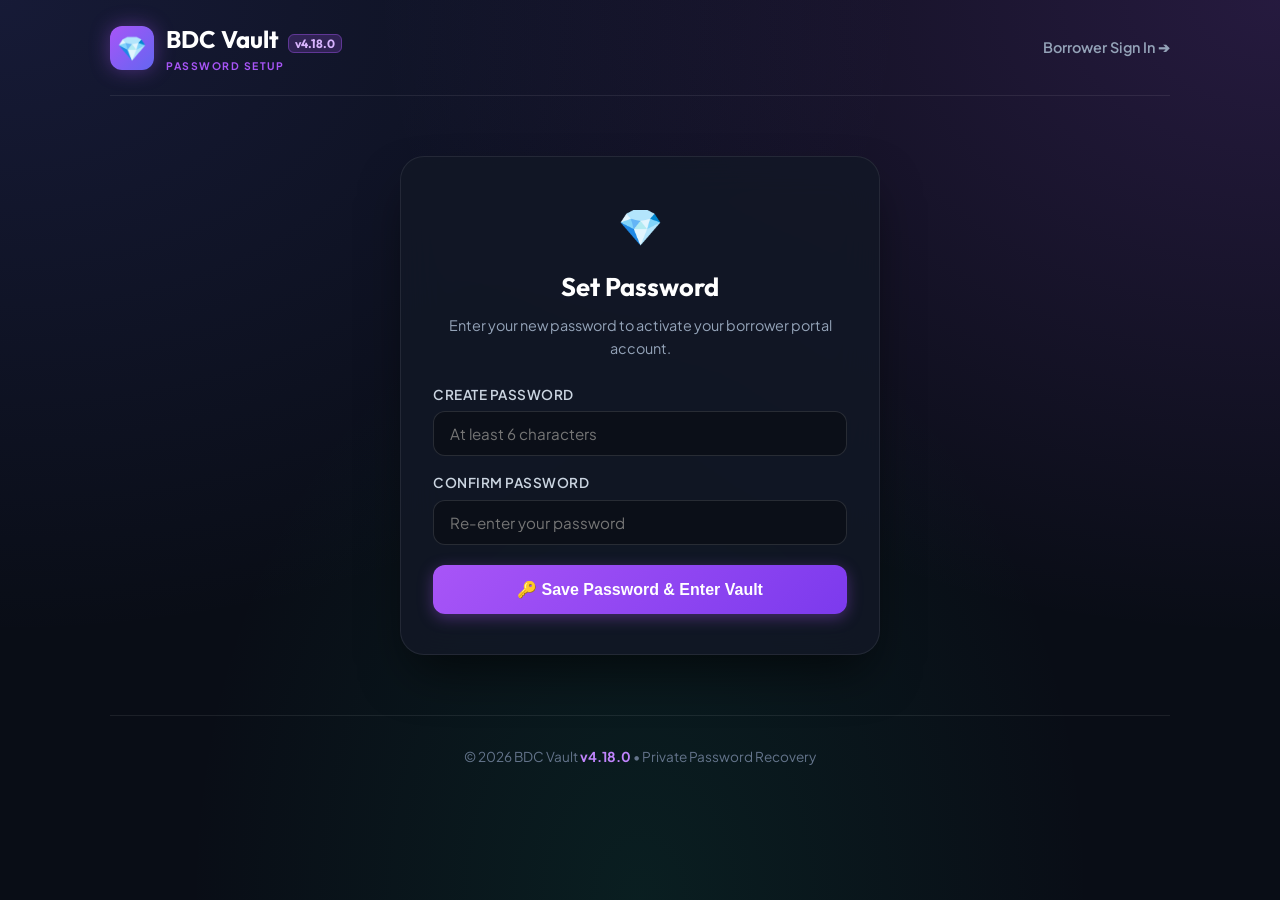
<file: reset.html>
<!DOCTYPE html>
<html lang="en">
<head>
  <meta charset="UTF-8">
  <meta name="viewport" content="width=device-width, initial-scale=1.0, maximum-scale=1.0, user-scalable=no">
  <title>BDC Vault | Password Setup</title>
  
  <!-- PWA & Mobile Web App Meta -->
  <link rel="manifest" href="manifest.json">
  <link rel="icon" type="image/svg+xml" href="icon.svg">
  <link rel="apple-touch-icon" href="icon.svg">
  <meta name="theme-color" content="#090d16">
  <meta name="mobile-web-app-capable" content="yes">
  <meta name="apple-mobile-web-app-capable" content="yes">
  <meta name="apple-mobile-web-app-status-bar-style" content="black-translucent">
  <meta name="apple-mobile-web-app-title" content="BDC Vault">

  <link rel="preconnect" href="https://fonts.googleapis.com">
  <link rel="preconnect" href="https://fonts.gstatic.com" crossorigin>
  <link href="https://fonts.googleapis.com/css2?family=Outfit:wght@400;500;600;700;800&family=Plus+Jakarta+Sans:wght@400;500;600;700&display=swap" rel="stylesheet">
  <link rel="stylesheet" href="styles.css">
  <style>
    .setup-card {
      background: var(--bg-card);
      backdrop-filter: blur(20px);
      border: 1px solid var(--border-color);
      border-radius: 24px;
      padding: 40px 32px;
      max-width: 480px;
      width: 100%;
      text-align: center;
      margin: 60px auto;
      box-shadow: 0 25px 50px -12px rgba(0, 0, 0, 0.6);
    }
  </style>
</head>
<body>

  <div class="container">
    <nav class="navbar">
      <a href="index.html" class="brand">
        <div class="brand-logo">💎</div>
        <div>
          <div class="brand-title">BDC Vault <span class="bdc-version-tag" style="font-size:0.75rem; background:rgba(168,85,247,0.2); color:#d8b4fe; border:1px solid rgba(168,85,247,0.4); padding:1px 6px; border-radius:6px; font-weight:700; margin-left:4px;">v4.7.0</span></div>
          <span class="brand-sub">Password Setup</span>
        </div>
      </a>
      <a href="login.html" class="nav-link">Borrower Sign In ➔</a>
    </nav>

    <div class="setup-card">
      <div style="font-size:36px; margin-bottom:12px;">💎</div>
      <h1 style="font-family:var(--font-heading); font-size:1.6rem; color:white; margin-bottom:6px;">Set Password</h1>
      <p style="color:var(--text-muted); font-size:0.9rem; margin-bottom:24px;">Enter your new password to activate your borrower portal account.</p>

      <form onsubmit="handleWebSetPassword(event)">
        <div style="text-align:left; margin-bottom:16px;">
          <label style="display:block; font-size:0.85rem; color:#cbd5e1; font-weight:600; margin-bottom:6px;">Create Password</label>
          <input type="password" id="newPassword" required minlength="6" placeholder="At least 6 characters" style="width:100%;">
        </div>

        <div style="text-align:left; margin-bottom:20px;">
          <label style="display:block; font-size:0.85rem; color:#cbd5e1; font-weight:600; margin-bottom:6px;">Confirm Password</label>
          <input type="password" id="confirmPassword" required minlength="6" placeholder="Re-enter your password" style="width:100%;">
        </div>

        <button type="submit" class="btn-primary" id="saveBtn" style="width:100%; padding:15px; border-radius:12px; font-size:1rem;">
          🔑 Save Password & Enter Vault
        </button>

        <div id="saveStatus" style="margin-top:16px; font-size:0.88rem; display:none;"></div>
      </form>
    </div>

    <footer>
      &copy; 2026 BDC Vault <span class="bdc-version-tag" style="color:#c084fc; font-weight:700; cursor:pointer;">v4.7.0</span> &bull; Private Password Recovery
    </footer>
  </div>

  <script src="app.js"></script>
  <script src="pwa.js"></script>
  <script>
    const urlParams = new URLSearchParams(window.location.search);
    const token = urlParams.get('token') || '';

    async function handleWebSetPassword(e) {
      e.preventDefault();
      const pw = document.getElementById('newPassword').value;
      const confirmPw = document.getElementById('confirmPassword').value;
      const btn = document.getElementById('saveBtn');
      const status = document.getElementById('saveStatus');

      if (pw !== confirmPw) {
        status.style.display = 'block';
        status.style.color = '#fb7185';
        status.innerText = "❌ Passwords do not match.";
        return;
      }

      btn.disabled = true;
      btn.innerText = "Saving...";

      try {
        const res = await fetchBankApi('set_password', { token: token, password: pw });
        btn.disabled = false;
        btn.innerText = "🔑 Save Password & Enter Vault";

        if (res.success) {
          sessionStorage.setItem('bdc_client_session', JSON.stringify({
            clientName: res.clientName,
            token: res.token || 'verified_active'
          }));

          status.style.display = 'block';
          status.style.color = '#34d399';
          status.innerText = "✅ Password saved! Redirecting to statement...";
          setTimeout(() => {
            window.location.href = "portal.html";
          }, 1000);
        } else {
          status.style.display = 'block';
          status.style.color = '#fb7185';
          status.innerText = "❌ " + (res.message || "Failed to set password.");
        }
      } catch(err) {
        btn.disabled = false;
        btn.innerText = "🔑 Save Password & Enter Vault";
        status.style.display = 'block';
        status.style.color = '#fb7185';
        status.innerText = "❌ Network error. Please try again.";
      }
    }
  </script>
</body>
</html>
</file>
<file: styles.css>
:root {
  --bg-dark: #090d16;
  --bg-card: rgba(18, 24, 38, 0.85);
  --bg-card-hover: rgba(28, 36, 56, 0.95);
  --border-color: rgba(255, 255, 255, 0.08);
  --border-glow: rgba(168, 85, 247, 0.3);
  --primary-purple: #a855f7;
  --primary-indigo: #6366f1;
  --primary-emerald: #10b981;
  --primary-rose: #f43f5e;
  --accent-gold: #fbbf24;
  --text-main: #f8fafc;
  --text-muted: #94a3b8;
  --cashapp-green: #00D632;
  --font-heading: 'Outfit', sans-serif;
  --font-body: 'Plus Jakarta Sans', sans-serif;
}

* { box-sizing: border-box; margin: 0; padding: 0; }

body {
  font-family: var(--font-body);
  background-color: var(--bg-dark);
  background-image: 
    radial-gradient(at 0% 0%, rgba(99, 102, 241, 0.15) 0px, transparent 50%),
    radial-gradient(at 100% 0%, rgba(168, 85, 247, 0.18) 0px, transparent 50%),
    radial-gradient(at 50% 100%, rgba(16, 185, 129, 0.1) 0px, transparent 50%);
  background-attachment: fixed;
  color: var(--text-main);
  min-height: 100vh;
  line-height: 1.6;
}

.container {
  max-width: 1100px;
  margin: 0 auto;
  padding: 0 20px;
}

/* Navbar */
.navbar {
  display: flex;
  justify-content: space-between;
  align-items: center;
  padding: 20px 0;
  border-bottom: 1px solid var(--border-color);
  margin-bottom: 40px;
}

.brand {
  display: flex;
  align-items: center;
  gap: 12px;
  text-decoration: none;
}

.brand-logo {
  width: 44px;
  height: 44px;
  background: linear-gradient(135deg, #a855f7, #6366f1);
  border-radius: 12px;
  display: flex;
  align-items: center;
  justify-content: center;
  font-size: 24px;
  box-shadow: 0 0 20px rgba(168, 85, 247, 0.4);
}

.brand-title {
  font-family: var(--font-heading);
  font-size: 1.5rem;
  font-weight: 700;
  color: white;
}

.brand-sub {
  font-size: 0.65rem;
  text-transform: uppercase;
  letter-spacing: 1.5px;
  color: var(--primary-purple);
  font-weight: 700;
  display: block;
}

.nav-links {
  display: flex;
  align-items: center;
  gap: 16px;
}

.nav-link {
  color: var(--text-muted);
  text-decoration: none;
  font-size: 0.9rem;
  font-weight: 600;
  transition: color 0.2s;
}

.nav-link:hover { color: white; }

/* Buttons */
.btn-primary {
  background: linear-gradient(135deg, #a855f7 0%, #7c3aed 100%);
  color: white;
  padding: 12px 24px;
  border-radius: 12px;
  font-size: 0.95rem;
  font-weight: 700;
  border: none;
  cursor: pointer;
  text-decoration: none;
  box-shadow: 0 4px 15px rgba(168, 85, 247, 0.35);
  transition: all 0.2s ease;
  display: inline-flex;
  align-items: center;
  justify-content: center;
  gap: 8px;
}

.btn-primary:hover {
  transform: translateY(-2px);
  box-shadow: 0 6px 20px rgba(168, 85, 247, 0.5);
}

.btn-cashapp {
  background: var(--cashapp-green);
  color: white;
  padding: 14px 24px;
  border-radius: 12px;
  font-size: 1rem;
  font-weight: 700;
  text-decoration: none;
  display: inline-flex;
  align-items: center;
  justify-content: center;
  gap: 8px;
  box-shadow: 0 4px 15px rgba(0, 214, 50, 0.25);
  transition: all 0.2s;
}

.btn-cashapp:hover {
  transform: translateY(-2px);
  box-shadow: 0 6px 20px rgba(0, 214, 50, 0.35);
}

/* Cards */
.card {
  background: var(--bg-card);
  backdrop-filter: blur(16px);
  border: 1px solid var(--border-color);
  border-radius: 24px;
  padding: 32px;
  box-shadow: 0 20px 40px rgba(0, 0, 0, 0.4);
  margin-bottom: 24px;
  position: relative;
}

/* Forms */
.form-group {
  margin-bottom: 18px;
  text-align: left;
}

label {
  display: block;
  font-size: 0.82rem;
  font-weight: 600;
  color: #cbd5e1;
  margin-bottom: 6px;
  text-transform: uppercase;
  letter-spacing: 0.5px;
}

input, select {
  width: 100%;
  padding: 12px 16px;
  background: rgba(10, 14, 23, 0.8);
  border: 1px solid rgba(255, 255, 255, 0.12);
  border-radius: 12px;
  color: white;
  font-family: inherit;
  font-size: 0.95rem;
  outline: none;
  transition: border-color 0.2s;
}

input:focus, select:focus {
  border-color: var(--primary-purple);
  box-shadow: 0 0 0 3px rgba(168, 85, 247, 0.2);
}

/* Badges */
.badge {
  display: inline-flex;
  align-items: center;
  padding: 6px 14px;
  border-radius: 20px;
  font-size: 0.82rem;
  font-weight: 600;
}

.badge-date {
  background: rgba(255, 255, 255, 0.06);
  color: var(--text-muted);
  border: 1px solid var(--border-color);
}

.badge-due {
  background: rgba(251, 191, 36, 0.15);
  color: var(--accent-gold);
  border: 1px solid rgba(251, 191, 36, 0.3);
}

.badge-paid {
  background: rgba(16, 185, 129, 0.15);
  color: #34d399;
  border: 1px solid rgba(16, 185, 129, 0.3);
}

/* Footer */
footer {
  border-top: 1px solid var(--border-color);
  padding: 30px 0;
  text-align: center;
  color: #64748b;
  font-size: 0.85rem;
  margin-top: 60px;
}
</file>
